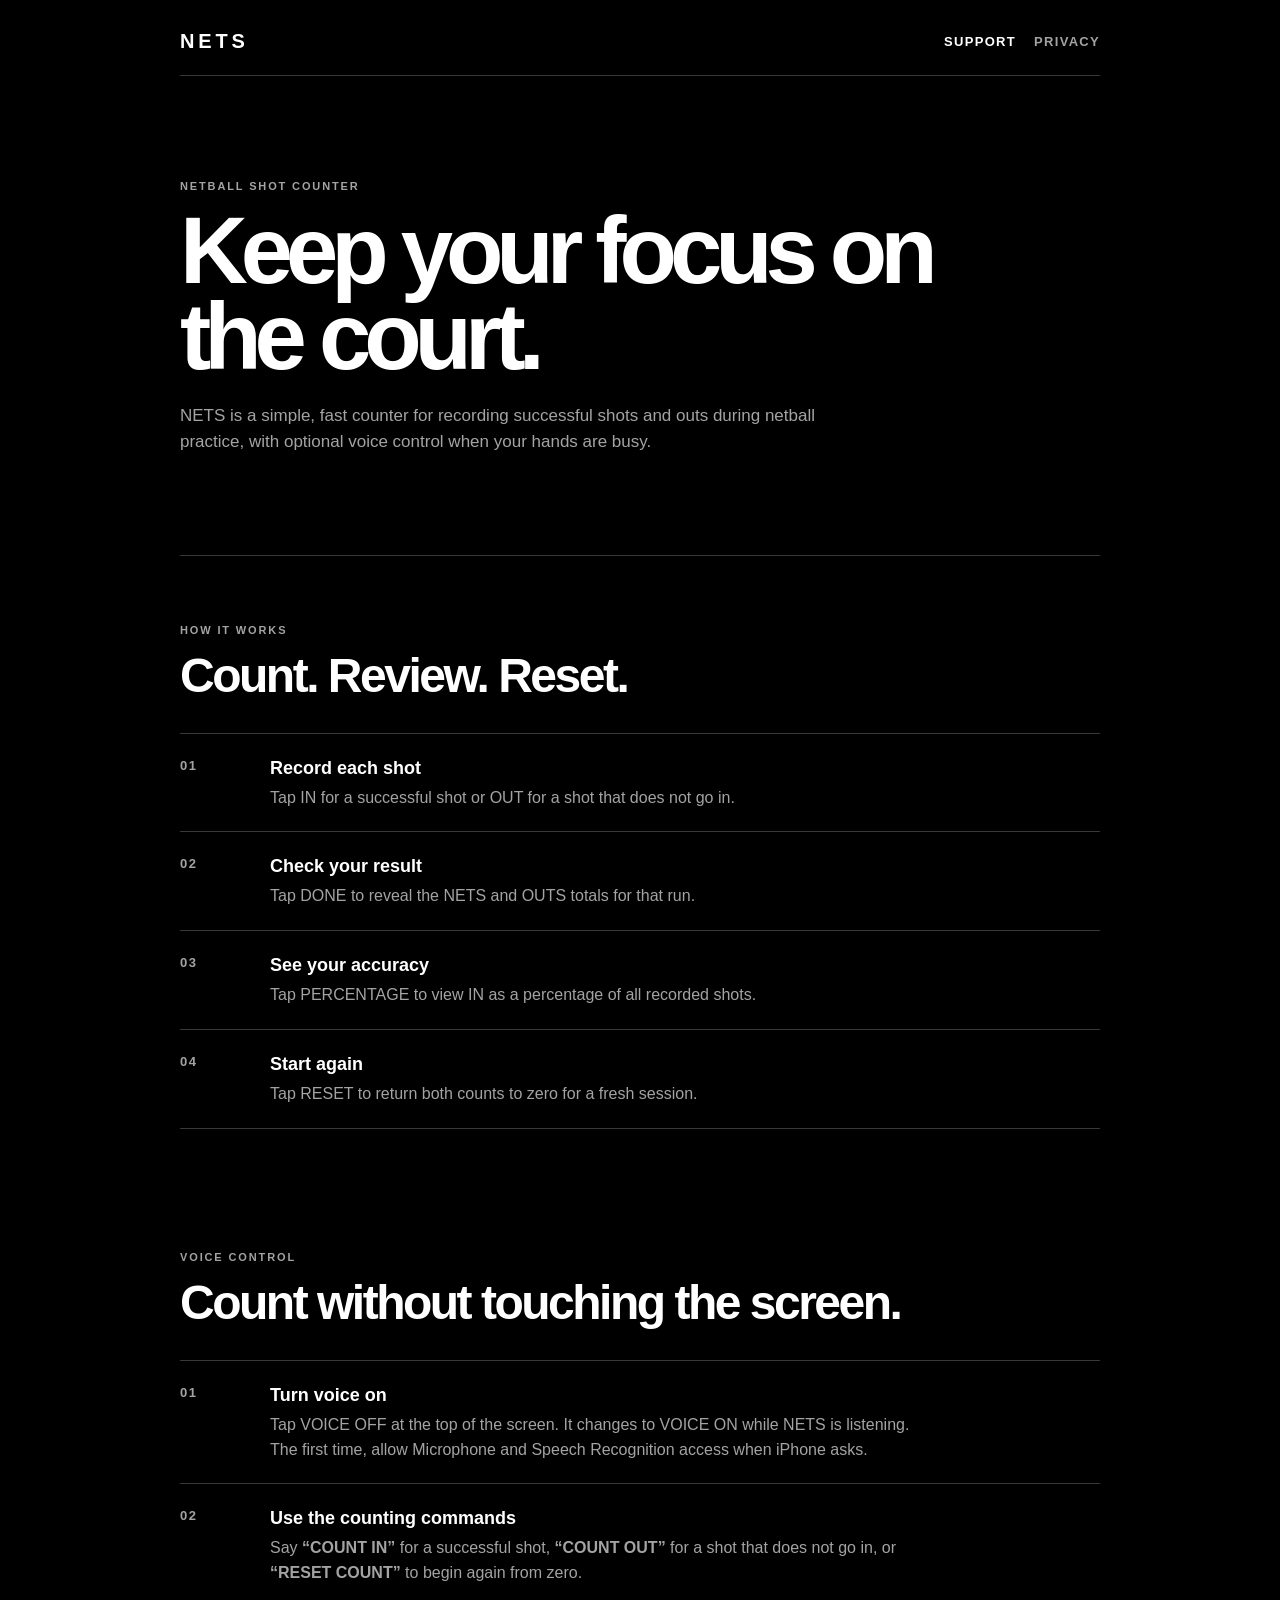
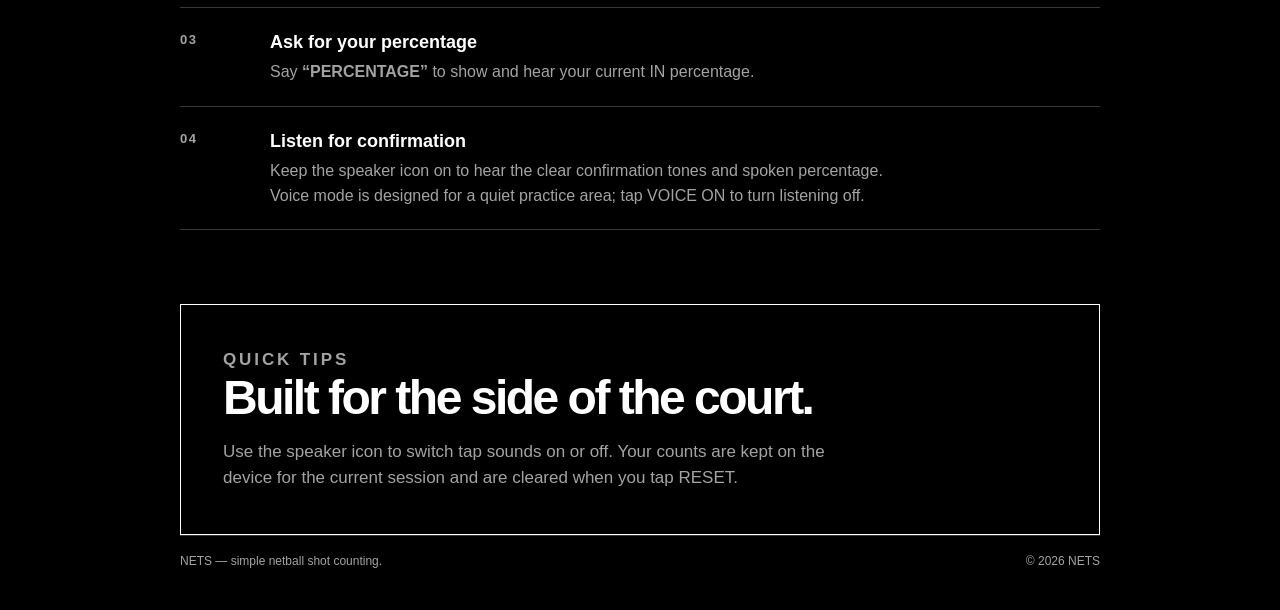
<file: index.html>
<!doctype html>
<html lang="en">
  <head>
    <meta charset="utf-8" />
    <meta name="viewport" content="width=device-width, initial-scale=1" />
    <meta name="description" content="How to use the NETS netball shot counter." />
    <meta property="og:title" content="NETS — Netball Shot Counter" />
    <meta property="og:description" content="Support and privacy information for NETS." />
    <meta property="og:image" content="og.png" />
    <title>NETS Support</title>
    <link rel="stylesheet" href="styles.css" />
  </head>
  <body>
    <main class="site-shell">
      <header class="site-header">
        <a class="wordmark" href="index.html" aria-label="NETS home">NETS</a>
        <nav aria-label="Main navigation">
          <a class="active" href="index.html">Support</a>
          <a href="privacy.html">Privacy</a>
        </nav>
      </header>

      <section class="hero">
        <p class="eyebrow">NETBALL SHOT COUNTER</p>
        <h1>Keep your focus on the court.</h1>
        <p class="intro">NETS is a simple, fast counter for recording successful shots and outs during netball practice, with optional voice control when your hands are busy.</p>
      </section>

      <section class="how-to" aria-labelledby="how-to-title">
        <div class="section-heading">
          <p class="eyebrow">HOW IT WORKS</p>
          <h2 id="how-to-title">Count. Review. Reset.</h2>
        </div>
        <ol class="steps">
          <li><span class="step-number">01</span><div><h3>Record each shot</h3><p>Tap IN for a successful shot or OUT for a shot that does not go in.</p></div></li>
          <li><span class="step-number">02</span><div><h3>Check your result</h3><p>Tap DONE to reveal the NETS and OUTS totals for that run.</p></div></li>
          <li><span class="step-number">03</span><div><h3>See your accuracy</h3><p>Tap PERCENTAGE to view IN as a percentage of all recorded shots.</p></div></li>
          <li><span class="step-number">04</span><div><h3>Start again</h3><p>Tap RESET to return both counts to zero for a fresh session.</p></div></li>
        </ol>
      </section>

      <section class="how-to" aria-labelledby="voice-title">
        <div class="section-heading">
          <p class="eyebrow">VOICE CONTROL</p>
          <h2 id="voice-title">Count without touching the screen.</h2>
        </div>
        <ol class="steps">
          <li><span class="step-number">01</span><div><h3>Turn voice on</h3><p>Tap VOICE OFF at the top of the screen. It changes to VOICE ON while NETS is listening. The first time, allow Microphone and Speech Recognition access when iPhone asks.</p></div></li>
          <li><span class="step-number">02</span><div><h3>Use the counting commands</h3><p>Say <strong>“COUNT IN”</strong> for a successful shot, <strong>“COUNT OUT”</strong> for a shot that does not go in, or <strong>“RESET COUNT”</strong> to begin again from zero.</p></div></li>
          <li><span class="step-number">03</span><div><h3>Ask for your percentage</h3><p>Say <strong>“PERCENTAGE”</strong> to show and hear your current IN percentage.</p></div></li>
          <li><span class="step-number">04</span><div><h3>Listen for confirmation</h3><p>Keep the speaker icon on to hear the clear confirmation tones and spoken percentage. Voice mode is designed for a quiet practice area; tap VOICE ON to turn listening off.</p></div></li>
        </ol>
      </section>

      <section class="support-note" aria-labelledby="tips-title">
        <p class="eyebrow">QUICK TIPS</p>
        <h2 id="tips-title">Built for the side of the court.</h2>
        <p>Use the speaker icon to switch tap sounds on or off. Your counts are kept on the device for the current session and are cleared when you tap RESET.</p>
      </section>

      <footer><span>NETS — simple netball shot counting.</span><span>© 2026 NETS</span></footer>
    </main>
  </body>
</html>
</file>
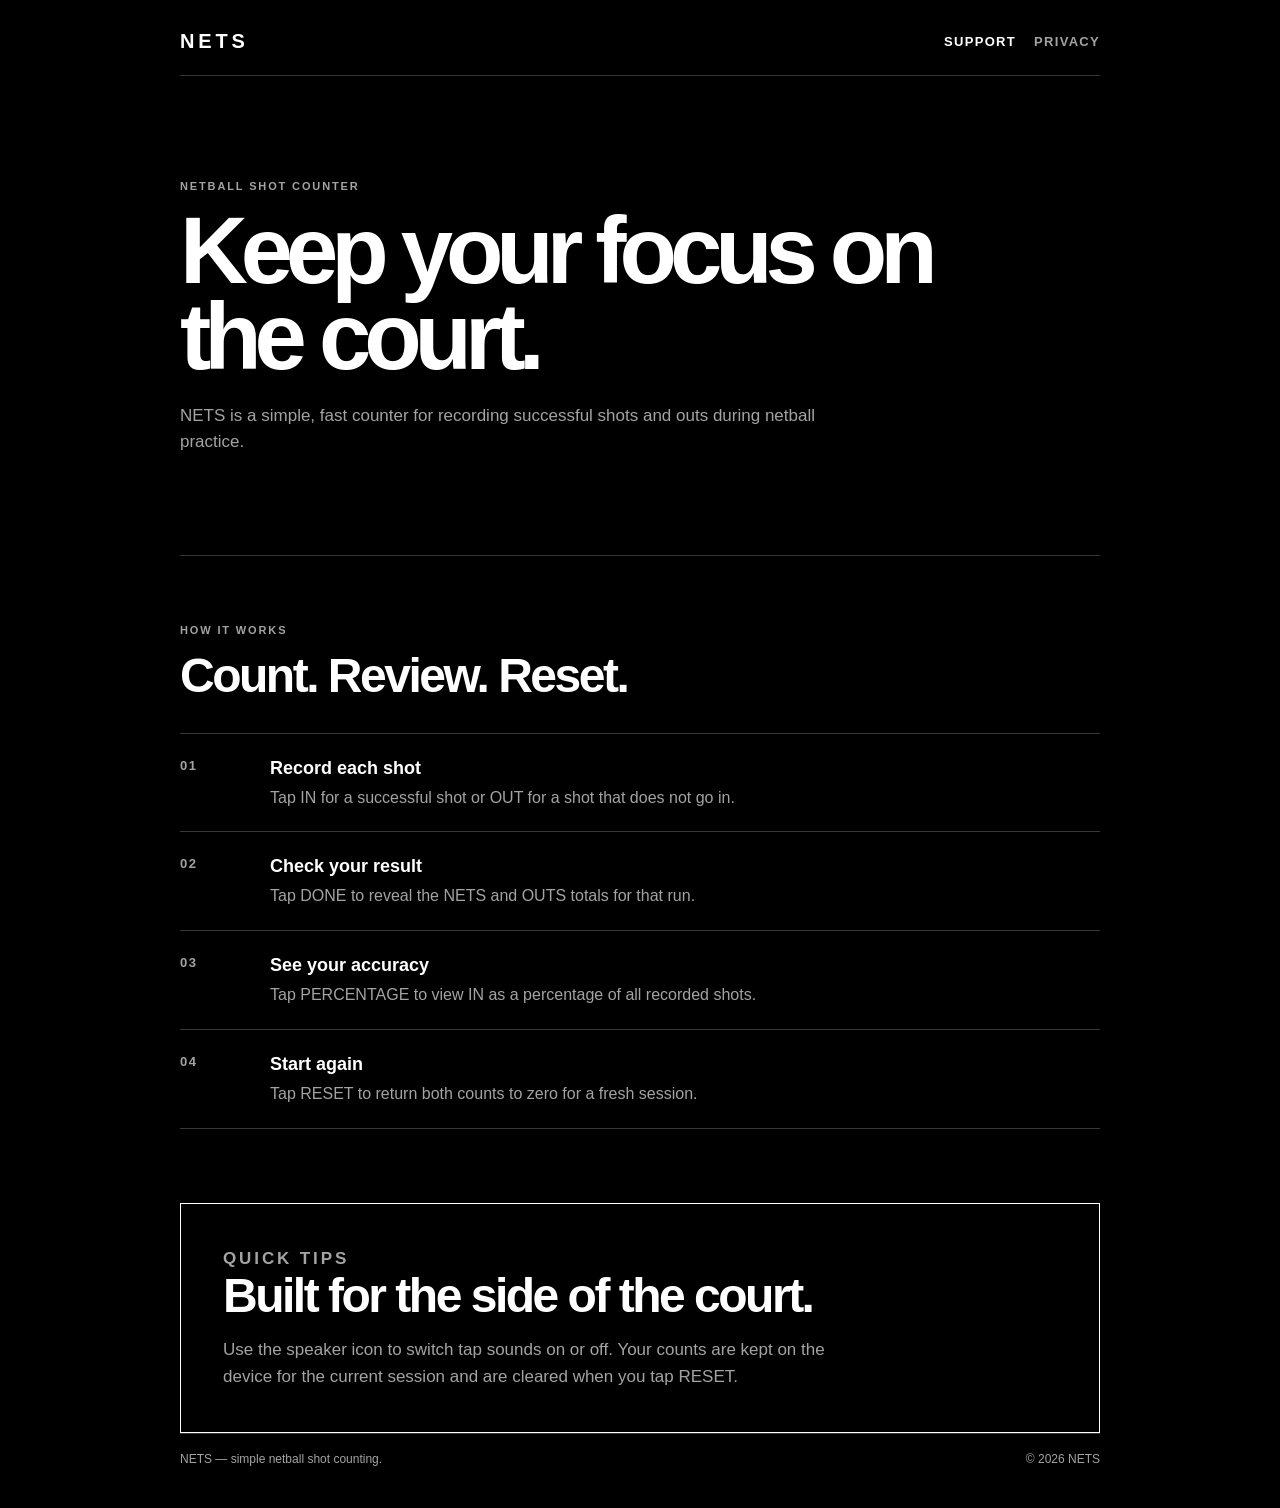
<file: nets-github-pages/index.html>
<!doctype html>
<html lang="en">
  <head>
    <meta charset="utf-8" />
    <meta name="viewport" content="width=device-width, initial-scale=1" />
    <meta name="description" content="How to use the NETS netball shot counter." />
    <meta property="og:title" content="NETS — Netball Shot Counter" />
    <meta property="og:description" content="Support and privacy information for NETS." />
    <meta property="og:image" content="og.png" />
    <title>NETS Support</title>
    <link rel="stylesheet" href="styles.css" />
  </head>
  <body>
    <main class="site-shell">
      <header class="site-header">
        <a class="wordmark" href="index.html" aria-label="NETS home">NETS</a>
        <nav aria-label="Main navigation">
          <a class="active" href="index.html">Support</a>
          <a href="privacy.html">Privacy</a>
        </nav>
      </header>

      <section class="hero">
        <p class="eyebrow">NETBALL SHOT COUNTER</p>
        <h1>Keep your focus on the court.</h1>
        <p class="intro">NETS is a simple, fast counter for recording successful shots and outs during netball practice.</p>
      </section>

      <section class="how-to" aria-labelledby="how-to-title">
        <div class="section-heading">
          <p class="eyebrow">HOW IT WORKS</p>
          <h2 id="how-to-title">Count. Review. Reset.</h2>
        </div>
        <ol class="steps">
          <li><span class="step-number">01</span><div><h3>Record each shot</h3><p>Tap IN for a successful shot or OUT for a shot that does not go in.</p></div></li>
          <li><span class="step-number">02</span><div><h3>Check your result</h3><p>Tap DONE to reveal the NETS and OUTS totals for that run.</p></div></li>
          <li><span class="step-number">03</span><div><h3>See your accuracy</h3><p>Tap PERCENTAGE to view IN as a percentage of all recorded shots.</p></div></li>
          <li><span class="step-number">04</span><div><h3>Start again</h3><p>Tap RESET to return both counts to zero for a fresh session.</p></div></li>
        </ol>
      </section>

      <section class="support-note" aria-labelledby="tips-title">
        <p class="eyebrow">QUICK TIPS</p>
        <h2 id="tips-title">Built for the side of the court.</h2>
        <p>Use the speaker icon to switch tap sounds on or off. Your counts are kept on the device for the current session and are cleared when you tap RESET.</p>
      </section>

      <footer><span>NETS — simple netball shot counting.</span><span>© 2026 NETS</span></footer>
    </main>
  </body>
</html>
</file>
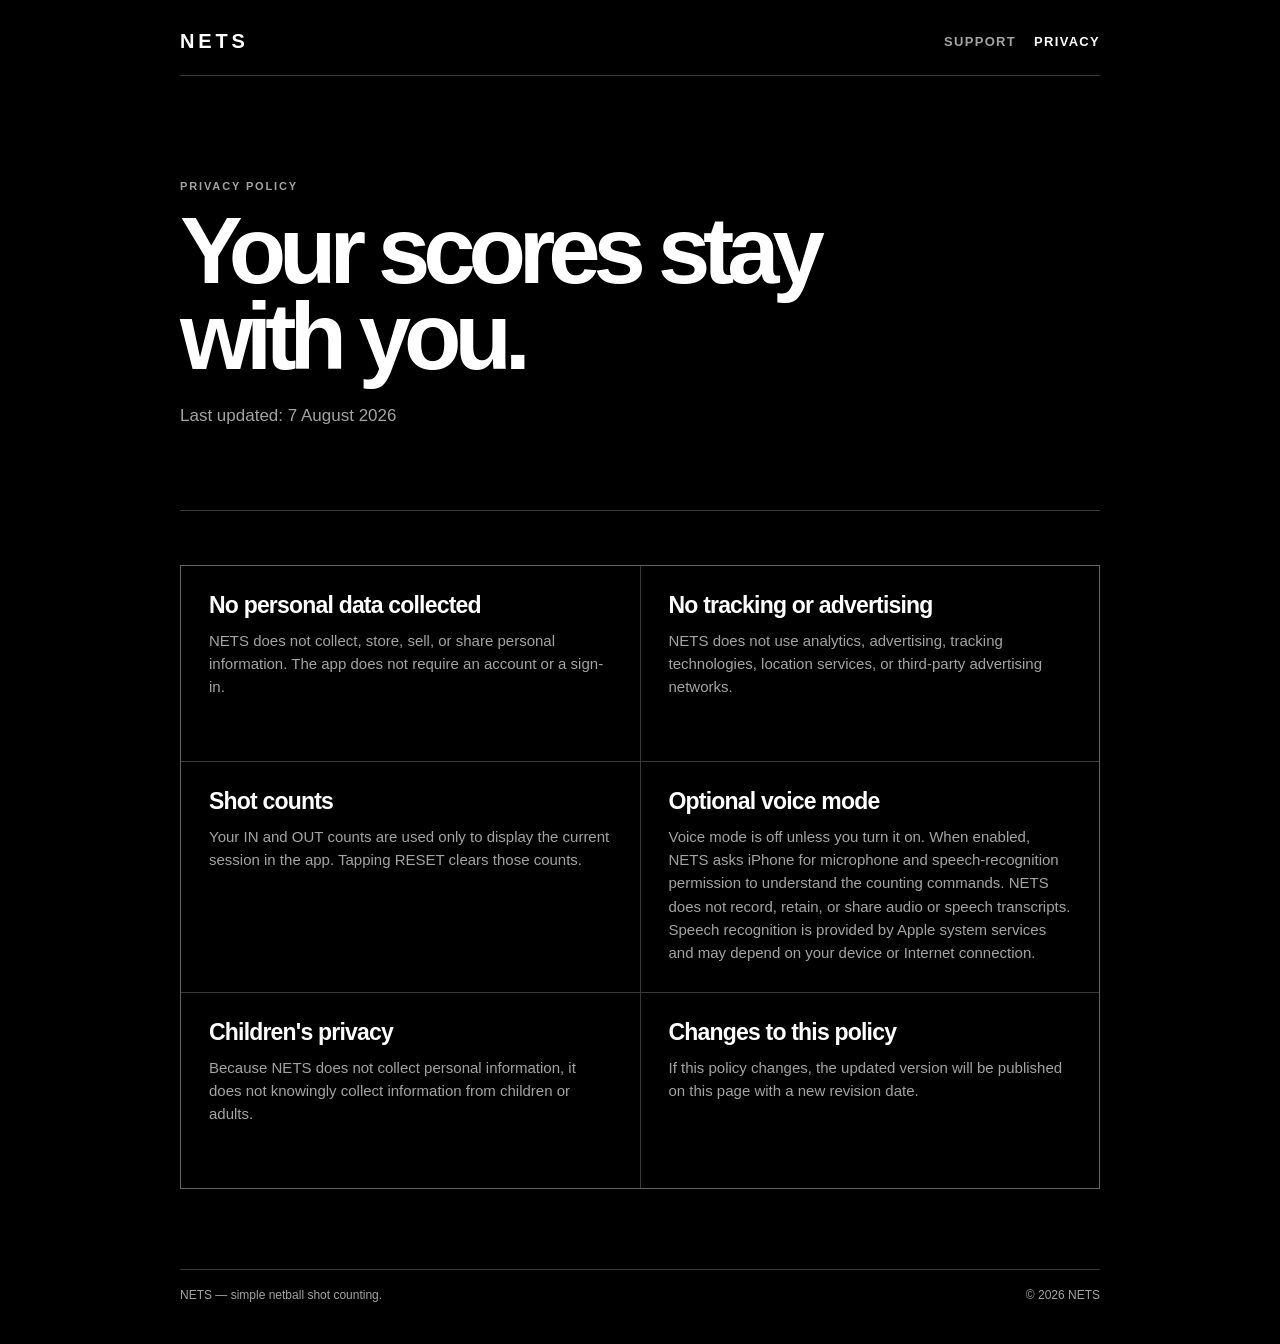
<file: privacy.html>
<!doctype html>
<html lang="en">
  <head>
    <meta charset="utf-8" />
    <meta name="viewport" content="width=device-width, initial-scale=1" />
    <meta name="description" content="Privacy information for the NETS netball shot counter." />
    <meta property="og:title" content="NETS Privacy Policy" />
    <meta property="og:description" content="Privacy information for the NETS netball shot counter." />
    <meta property="og:image" content="og.png" />
    <title>NETS Privacy Policy</title>
    <link rel="stylesheet" href="styles.css" />
  </head>
  <body>
    <main class="site-shell">
      <header class="site-header">
        <a class="wordmark" href="index.html" aria-label="NETS home">NETS</a>
        <nav aria-label="Main navigation">
          <a href="index.html">Support</a>
          <a class="active" href="privacy.html">Privacy</a>
        </nav>
      </header>

      <section class="hero privacy-hero">
        <p class="eyebrow">PRIVACY POLICY</p>
        <h1>Your scores stay with you.</h1>
        <p class="intro">Last updated: 7 August 2026</p>
      </section>

      <section class="privacy-copy" aria-label="Privacy policy">
        <div><h2>No personal data collected</h2><p>NETS does not collect, store, sell, or share personal information. The app does not require an account or a sign-in.</p></div>
        <div><h2>No tracking or advertising</h2><p>NETS does not use analytics, advertising, tracking technologies, location services, or third-party advertising networks.</p></div>
        <div><h2>Shot counts</h2><p>Your IN and OUT counts are used only to display the current session in the app. Tapping RESET clears those counts.</p></div>
        <div><h2>Optional voice mode</h2><p>Voice mode is off unless you turn it on. When enabled, NETS asks iPhone for microphone and speech-recognition permission to understand the counting commands. NETS does not record, retain, or share audio or speech transcripts. Speech recognition is provided by Apple system services and may depend on your device or Internet connection.</p></div>
        <div><h2>Children's privacy</h2><p>Because NETS does not collect personal information, it does not knowingly collect information from children or adults.</p></div>
        <div><h2>Changes to this policy</h2><p>If this policy changes, the updated version will be published on this page with a new revision date.</p></div>
      </section>

      <footer><span>NETS — simple netball shot counting.</span><span>© 2026 NETS</span></footer>
    </main>
  </body>
</html>
</file>
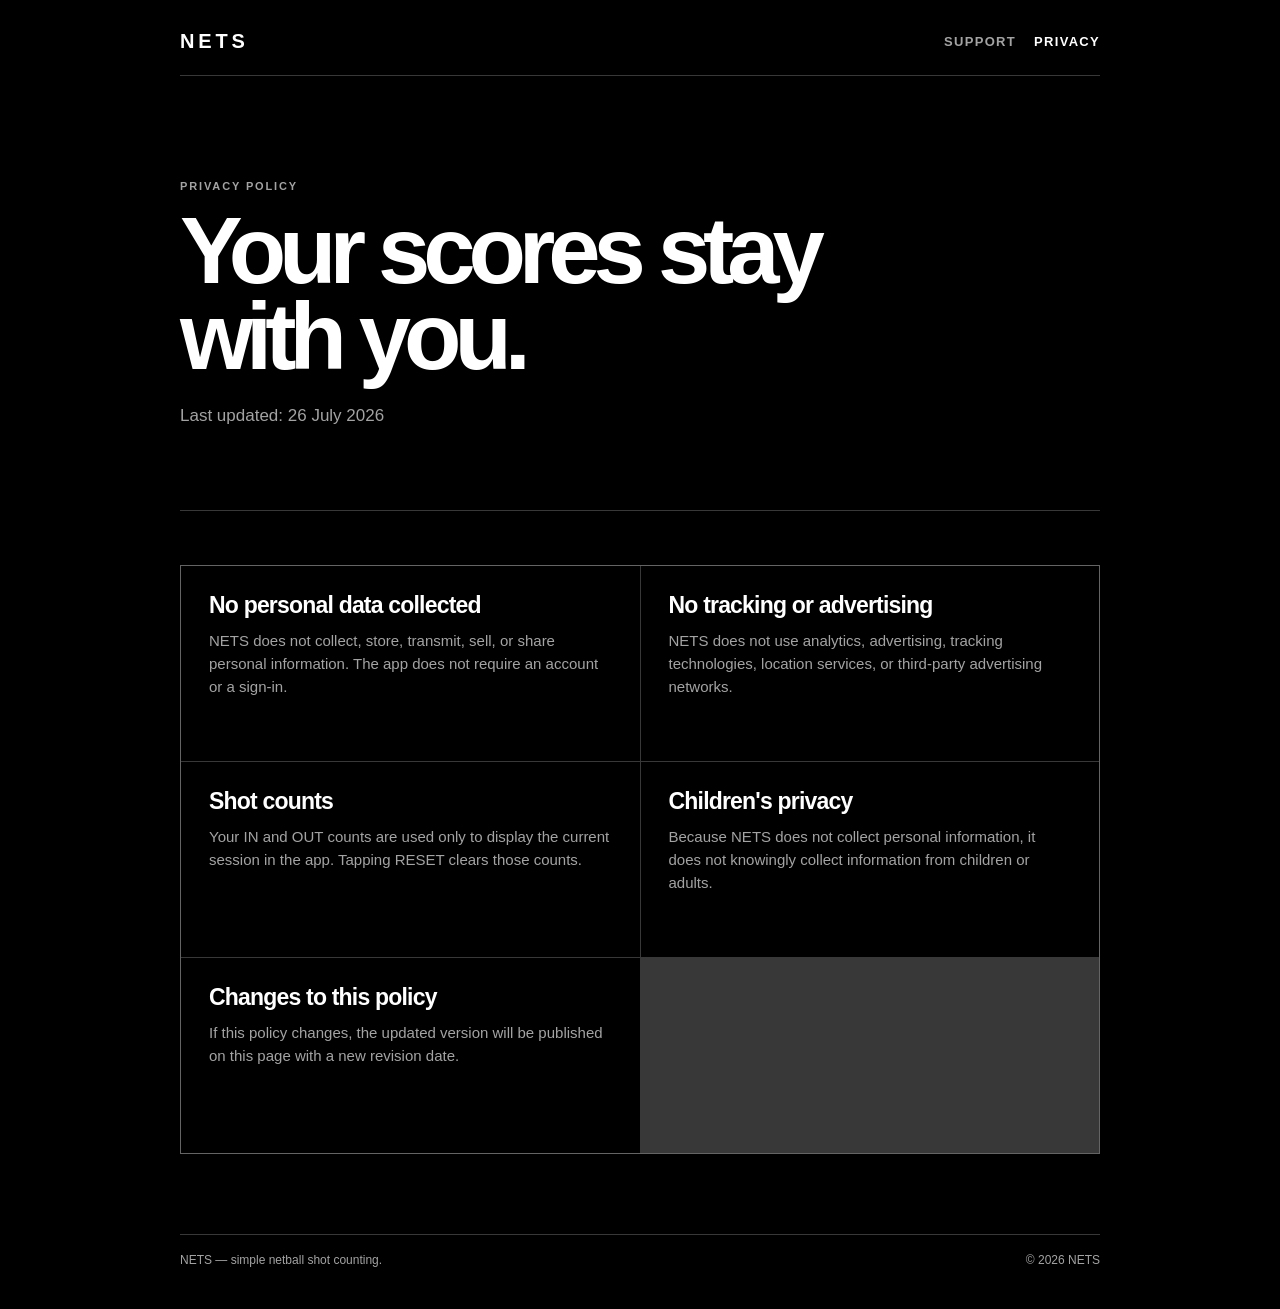
<file: nets-github-pages/privacy.html>
<!doctype html>
<html lang="en">
  <head>
    <meta charset="utf-8" />
    <meta name="viewport" content="width=device-width, initial-scale=1" />
    <meta name="description" content="Privacy information for the NETS netball shot counter." />
    <meta property="og:title" content="NETS Privacy Policy" />
    <meta property="og:description" content="Privacy information for the NETS netball shot counter." />
    <meta property="og:image" content="og.png" />
    <title>NETS Privacy Policy</title>
    <link rel="stylesheet" href="styles.css" />
  </head>
  <body>
    <main class="site-shell">
      <header class="site-header">
        <a class="wordmark" href="index.html" aria-label="NETS home">NETS</a>
        <nav aria-label="Main navigation">
          <a href="index.html">Support</a>
          <a class="active" href="privacy.html">Privacy</a>
        </nav>
      </header>

      <section class="hero privacy-hero">
        <p class="eyebrow">PRIVACY POLICY</p>
        <h1>Your scores stay with you.</h1>
        <p class="intro">Last updated: 26 July 2026</p>
      </section>

      <section class="privacy-copy" aria-label="Privacy policy">
        <div><h2>No personal data collected</h2><p>NETS does not collect, store, transmit, sell, or share personal information. The app does not require an account or a sign-in.</p></div>
        <div><h2>No tracking or advertising</h2><p>NETS does not use analytics, advertising, tracking technologies, location services, or third-party advertising networks.</p></div>
        <div><h2>Shot counts</h2><p>Your IN and OUT counts are used only to display the current session in the app. Tapping RESET clears those counts.</p></div>
        <div><h2>Children's privacy</h2><p>Because NETS does not collect personal information, it does not knowingly collect information from children or adults.</p></div>
        <div><h2>Changes to this policy</h2><p>If this policy changes, the updated version will be published on this page with a new revision date.</p></div>
      </section>

      <footer><span>NETS — simple netball shot counting.</span><span>© 2026 NETS</span></footer>
    </main>
  </body>
</html>
</file>
<file: styles.css>
:root {
  --background: #000;
  --foreground: #fff;
  --muted: rgba(255, 255, 255, 0.64);
  --hairline: rgba(255, 255, 255, 0.22);
}

* { box-sizing: border-box; }
body { min-height: 100vh; margin: 0; background: var(--background); color: var(--foreground); font-family: Arial, Helvetica, sans-serif; }
a { color: inherit; text-decoration: none; }
.site-shell { width: min(100% - 40px, 920px); margin: 0 auto; padding: 30px 0 42px; }
.site-header { display: flex; align-items: center; justify-content: space-between; border-bottom: 1px solid var(--hairline); padding-bottom: 22px; }
.wordmark { font-size: 20px; font-weight: 900; letter-spacing: 0.19em; }
nav { display: flex; gap: 18px; font-size: 13px; font-weight: 700; text-transform: uppercase; letter-spacing: 0.1em; }
nav a { color: var(--muted); }
nav a.active, nav a:hover { color: #fff; }
.hero { padding: 104px 0 82px; border-bottom: 1px solid var(--hairline); }
.privacy-hero { padding-bottom: 64px; }
.eyebrow { margin: 0 0 16px; color: var(--muted); font-size: 11px; font-weight: 800; letter-spacing: 0.17em; }
h1, h2, h3, p { margin-top: 0; }
h1 { max-width: 790px; margin-bottom: 22px; font-size: clamp(47px, 8vw, 94px); font-weight: 900; line-height: 0.92; letter-spacing: -0.075em; }
h2 { margin-bottom: 18px; font-size: clamp(30px, 4vw, 48px); font-weight: 900; line-height: 0.98; letter-spacing: -0.052em; }
h3 { margin-bottom: 7px; font-size: 18px; font-weight: 800; }
.intro, .support-note p, .privacy-copy p, .steps p { max-width: 650px; color: var(--muted); font-size: 17px; line-height: 1.55; }
.how-to { padding: 68px 0 54px; }
.section-heading { margin-bottom: 34px; }
.steps { list-style: none; margin: 0; padding: 0; border-top: 1px solid var(--hairline); }
.steps li { display: grid; grid-template-columns: 72px 1fr; gap: 18px; padding: 24px 0 21px; border-bottom: 1px solid var(--hairline); }
.step-number { color: var(--muted); font-size: 13px; font-weight: 800; letter-spacing: 0.12em; }
.steps p { margin-bottom: 0; font-size: 16px; }
.support-note { margin-top: 20px; padding: 42px; border: 1px solid #fff; }
.support-note p { margin-bottom: 0; }
.privacy-copy { display: grid; grid-template-columns: repeat(2, minmax(0, 1fr)); gap: 1px; margin: 54px 0 80px; background: var(--hairline); border: 1px solid var(--hairline); }
.privacy-copy > div { min-height: 195px; padding: 28px; background: #000; }
.privacy-copy h2 { margin-bottom: 12px; font-size: 23px; letter-spacing: -0.035em; }
.privacy-copy p { margin-bottom: 0; font-size: 15px; }
footer { display: flex; justify-content: space-between; gap: 20px; border-top: 1px solid var(--hairline); padding-top: 18px; color: var(--muted); font-size: 12px; }
@media (max-width: 620px) {
  .site-shell { width: min(100% - 30px, 920px); }
  .hero { padding: 72px 0 56px; }
  .steps li { grid-template-columns: 48px 1fr; gap: 12px; }
  .privacy-copy { grid-template-columns: 1fr; margin-top: 38px; }
  .support-note { padding: 28px; }
  footer { flex-direction: column; gap: 6px; }
}
</file>
<file: nets-github-pages/styles.css>
:root {
  --background: #000;
  --foreground: #fff;
  --muted: rgba(255, 255, 255, 0.64);
  --hairline: rgba(255, 255, 255, 0.22);
}

* { box-sizing: border-box; }
body { min-height: 100vh; margin: 0; background: var(--background); color: var(--foreground); font-family: Arial, Helvetica, sans-serif; }
a { color: inherit; text-decoration: none; }
.site-shell { width: min(100% - 40px, 920px); margin: 0 auto; padding: 30px 0 42px; }
.site-header { display: flex; align-items: center; justify-content: space-between; border-bottom: 1px solid var(--hairline); padding-bottom: 22px; }
.wordmark { font-size: 20px; font-weight: 900; letter-spacing: 0.19em; }
nav { display: flex; gap: 18px; font-size: 13px; font-weight: 700; text-transform: uppercase; letter-spacing: 0.1em; }
nav a { color: var(--muted); }
nav a.active, nav a:hover { color: #fff; }
.hero { padding: 104px 0 82px; border-bottom: 1px solid var(--hairline); }
.privacy-hero { padding-bottom: 64px; }
.eyebrow { margin: 0 0 16px; color: var(--muted); font-size: 11px; font-weight: 800; letter-spacing: 0.17em; }
h1, h2, h3, p { margin-top: 0; }
h1 { max-width: 790px; margin-bottom: 22px; font-size: clamp(47px, 8vw, 94px); font-weight: 900; line-height: 0.92; letter-spacing: -0.075em; }
h2 { margin-bottom: 18px; font-size: clamp(30px, 4vw, 48px); font-weight: 900; line-height: 0.98; letter-spacing: -0.052em; }
h3 { margin-bottom: 7px; font-size: 18px; font-weight: 800; }
.intro, .support-note p, .privacy-copy p, .steps p { max-width: 650px; color: var(--muted); font-size: 17px; line-height: 1.55; }
.how-to { padding: 68px 0 54px; }
.section-heading { margin-bottom: 34px; }
.steps { list-style: none; margin: 0; padding: 0; border-top: 1px solid var(--hairline); }
.steps li { display: grid; grid-template-columns: 72px 1fr; gap: 18px; padding: 24px 0 21px; border-bottom: 1px solid var(--hairline); }
.step-number { color: var(--muted); font-size: 13px; font-weight: 800; letter-spacing: 0.12em; }
.steps p { margin-bottom: 0; font-size: 16px; }
.support-note { margin-top: 20px; padding: 42px; border: 1px solid #fff; }
.support-note p { margin-bottom: 0; }
.privacy-copy { display: grid; grid-template-columns: repeat(2, minmax(0, 1fr)); gap: 1px; margin: 54px 0 80px; background: var(--hairline); border: 1px solid var(--hairline); }
.privacy-copy > div { min-height: 195px; padding: 28px; background: #000; }
.privacy-copy h2 { margin-bottom: 12px; font-size: 23px; letter-spacing: -0.035em; }
.privacy-copy p { margin-bottom: 0; font-size: 15px; }
footer { display: flex; justify-content: space-between; gap: 20px; border-top: 1px solid var(--hairline); padding-top: 18px; color: var(--muted); font-size: 12px; }
@media (max-width: 620px) {
  .site-shell { width: min(100% - 30px, 920px); }
  .hero { padding: 72px 0 56px; }
  .steps li { grid-template-columns: 48px 1fr; gap: 12px; }
  .privacy-copy { grid-template-columns: 1fr; margin-top: 38px; }
  .support-note { padding: 28px; }
  footer { flex-direction: column; gap: 6px; }
}
</file>
